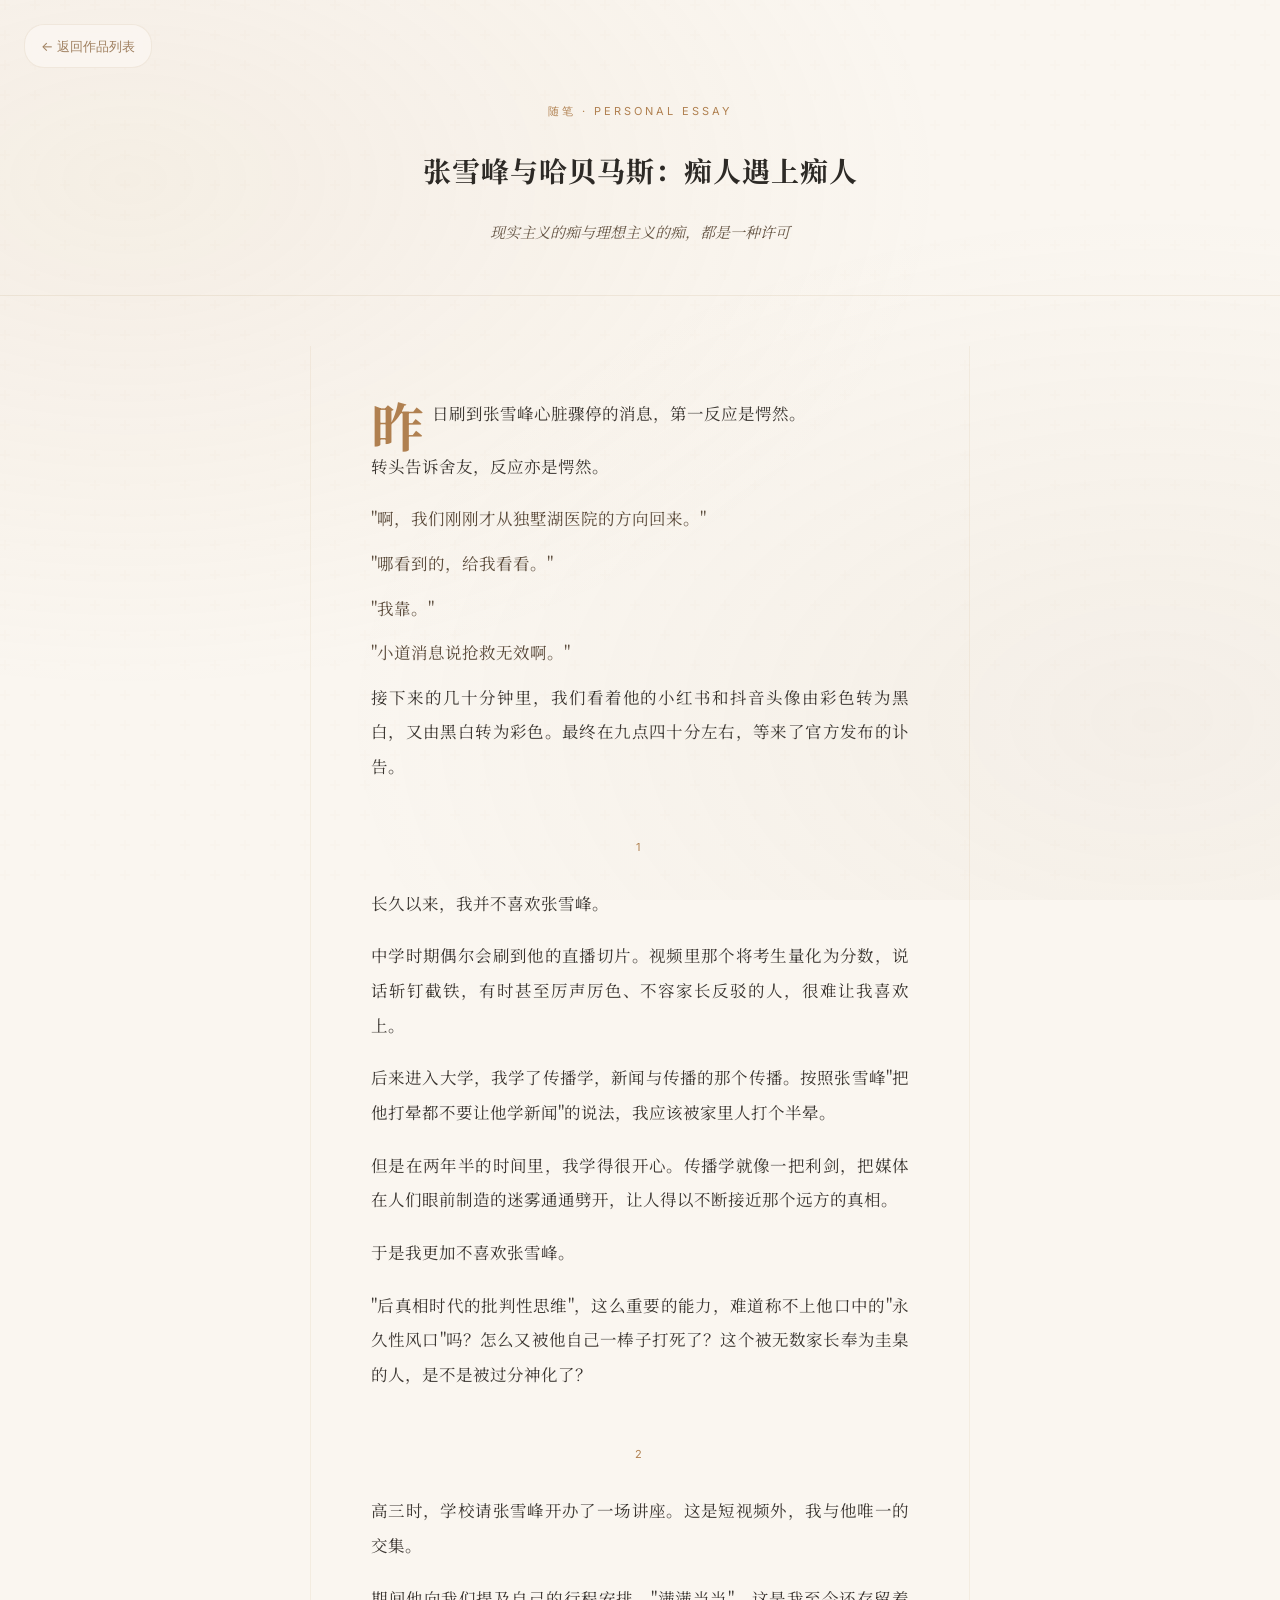
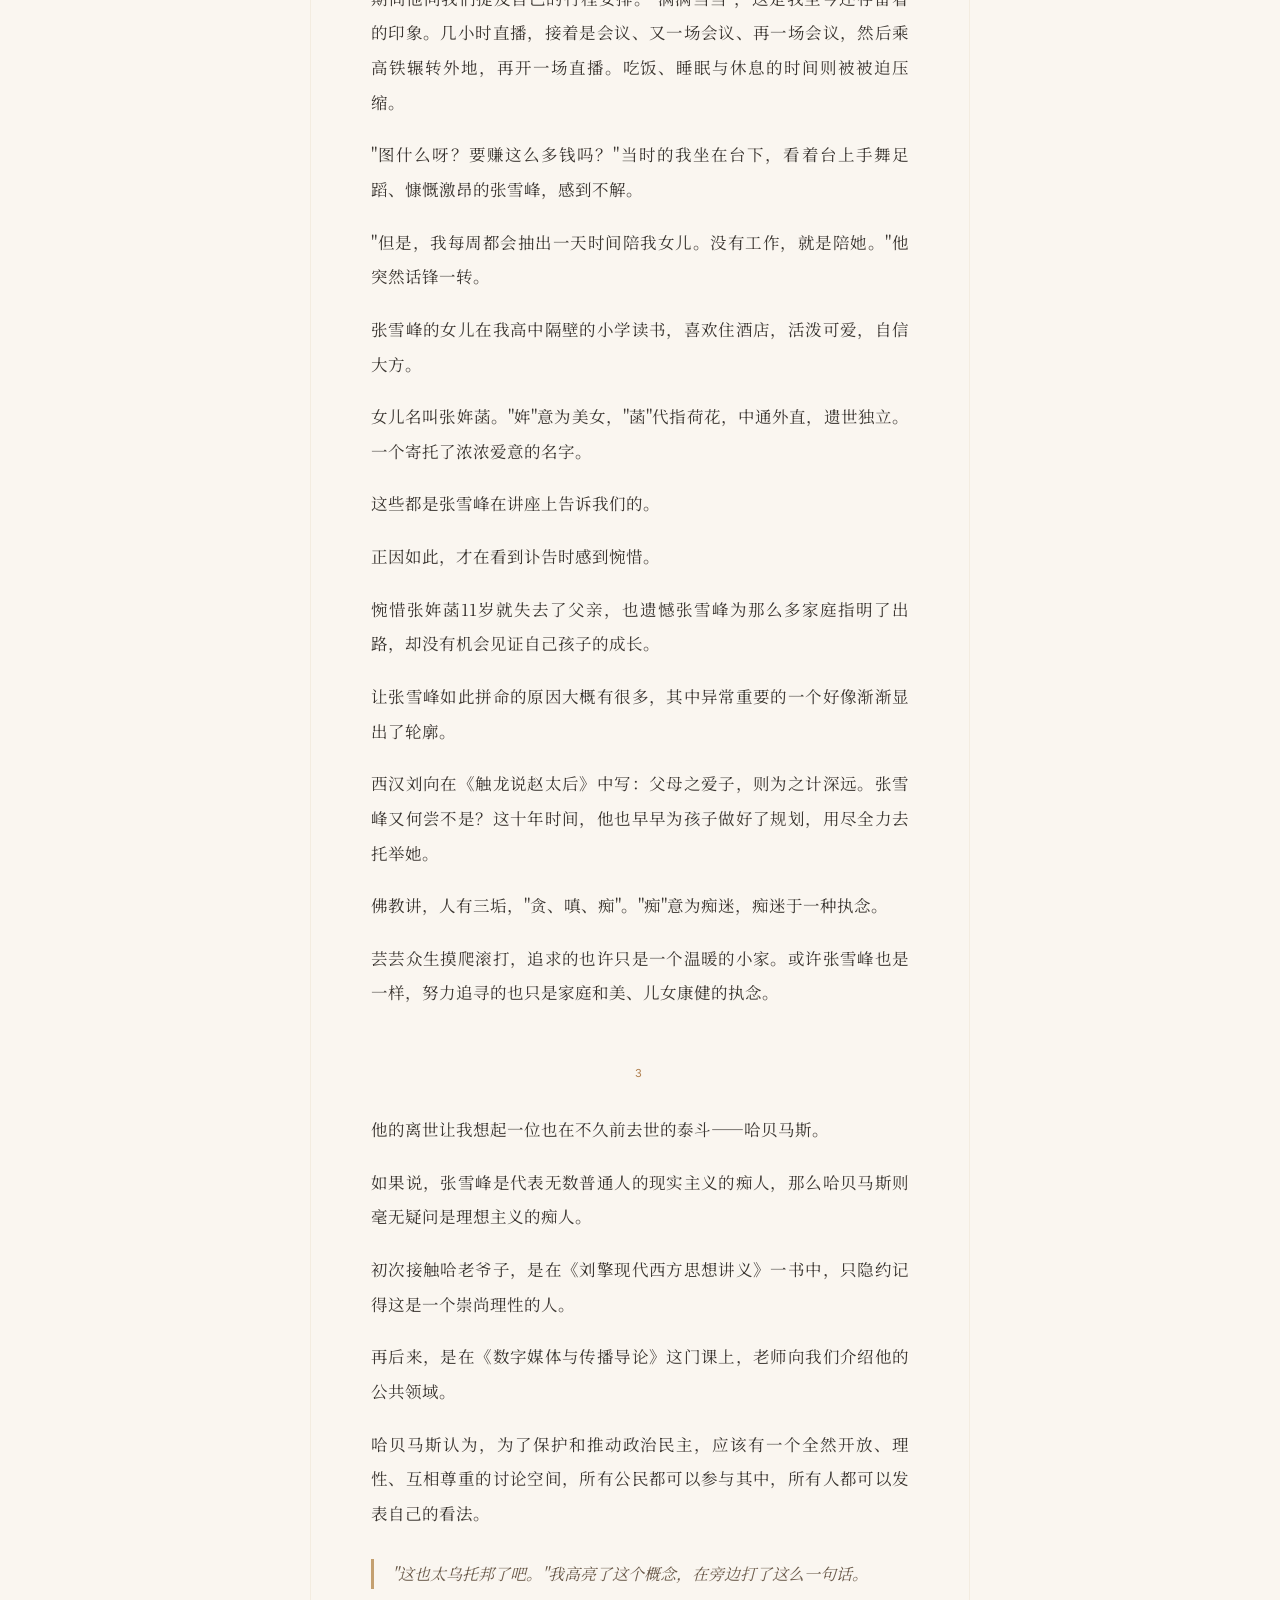
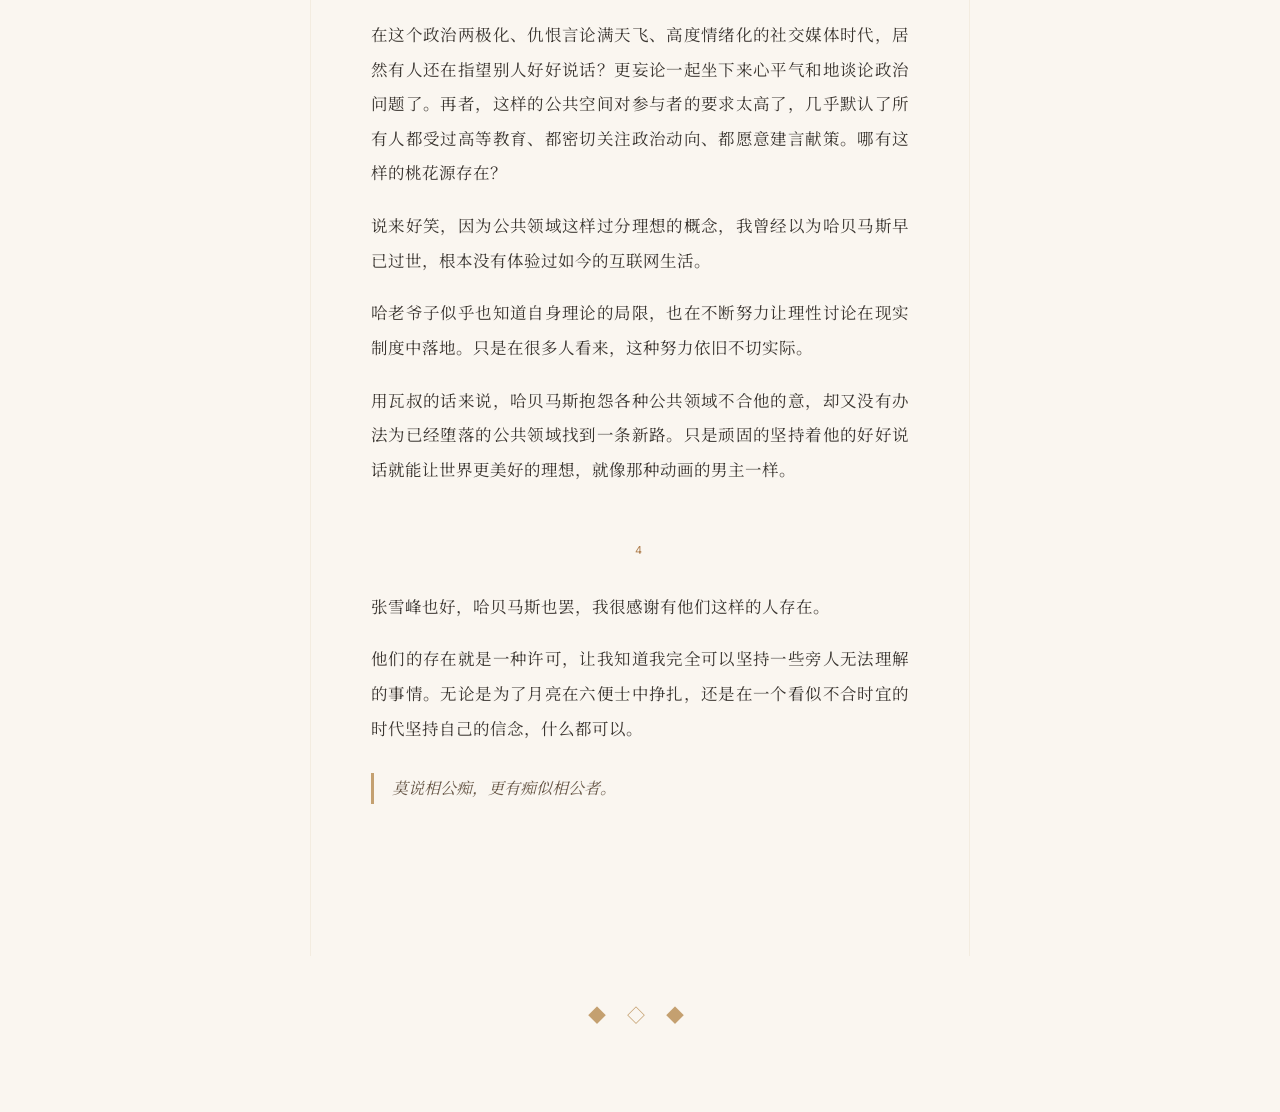
<file: writing2.html>
<!DOCTYPE html>
<html lang="zh-CN">
<head>
    <meta charset="UTF-8">
    <meta name="viewport" content="width=device-width, initial-scale=1.0">
    <title>随笔 | 张雪峰与哈贝马斯：痴人遇上痴人</title>
    <link href="https://fonts.googleapis.com/css2?family=Noto+Serif+SC:wght@400;600;700&family=Playfair+Display:ital,wght@0,700;1,400&family=Inter:wght@400;500&display=swap" rel="stylesheet">
    <style>
        * { margin:0; padding:0; box-sizing:border-box; }
        body {
            font-family: 'Noto Serif SC', 'Songti SC', serif;
            background: #faf6f0;
            color: #2d2a26;
            line-height: 2;
            overflow-x: hidden;
        }

        body::before {
            content: '';
            position: fixed;
            top: 0; left: 0;
            width: 100%; height: 100%;
            background:
                radial-gradient(ellipse at 10% 20%, rgba(212,184,150,0.12) 0%, transparent 50%),
                radial-gradient(ellipse at 90% 80%, rgba(180,160,130,0.08) 0%, transparent 50%);
            pointer-events: none;
            z-index: 0;
        }

        body::after {
            content: '';
            position: fixed;
            top: 0; left: 0;
            width: 100%; height: 100%;
            background-image: url("data:image/svg+xml,%3Csvg width='60' height='60' viewBox='0 0 60 60' xmlns='http://www.w3.org/2000/svg'%3E%3Cg fill='none' fill-rule='evenodd'%3E%3Cg fill='%23c4a882' fill-opacity='0.025'%3E%3Cpath d='M36 34v-4h-2v4h-4v2h4v4h2v-4h4v-2h-4zm0-30V0h-2v4h-4v2h4v4h2V6h4V4h-4zM6 34v-4H4v4H0v2h4v4h2v-4h4v-2H6zM6 4V0H4v4H0v2h4v4h2V6h4V4H6z'/%3E%3C/g%3E%3C/g%3E%3C/svg%3E");
            pointer-events: none;
            z-index: 0;
        }

        .back-link {
            position: fixed;
            top: 24px;
            left: 24px;
            font-family: 'Inter', sans-serif;
            font-size: 13px;
            color: #a08060;
            text-decoration: none;
            background: rgba(250,246,240,0.92);
            padding: 8px 16px;
            border-radius: 20px;
            backdrop-filter: blur(8px);
            transition: color .2s, transform .2s;
            z-index: 100;
            border: 1px solid rgba(200,175,140,0.2);
        }
        .back-link:hover { color: #5a4a3a; transform: translateY(-1px); }

        .article-header {
            position: relative;
            z-index: 1;
            padding: 100px 20px 50px;
            text-align: center;
            border-bottom: 1px solid rgba(200,175,140,0.2);
        }
        .section-label {
            font-family: 'Inter', sans-serif;
            font-size: 11px;
            letter-spacing: 3px;
            text-transform: uppercase;
            color: #b08050;
            margin-bottom: 20px;
        }
        .article-header h1 {
            font-family: 'Noto Serif SC', serif;
            font-size: 28px;
            font-weight: 700;
            color: #2d2a26;
            letter-spacing: 1px;
        }
        .standfirst {
            font-size: 15px;
            font-style: italic;
            color: #6a5a4a;
            max-width: 480px;
            margin: 20px auto 0;
            line-height: 1.8;
        }

        .article-body {
            position: relative;
            z-index: 1;
            max-width: 660px;
            margin: 50px auto 0;
            padding: 50px 60px 100px;
            border-left: 1px solid rgba(196,160,112,0.12);
            border-right: 1px solid rgba(196,160,112,0.12);
        }

        .section {
            margin-bottom: 52px;
        }
        .section-number {
            font-family: 'Inter', sans-serif;
            font-size: 11px;
            color: #b08050;
            text-align: center;
            margin-bottom: 28px;
            letter-spacing: 4px;
        }
        .section p {
            font-size: 16.5px;
            line-height: 2.1;
            margin-bottom: 18px;
            color: #3a3530;
            text-align: justify;
        }
        .section .quote {
            font-style: italic;
            color: #6a5a4a;
            border-left: 3px solid #c4a070;
            padding-left: 18px;
            margin: 28px 0;
            font-size: 16px;
            line-height: 1.9;
        }
        .section .dialogue {
            color: #5a4a3a;
            margin-bottom: 10px;
        }

        .drop-cap::first-letter {
            font-size: 3.2em;
            float: left;
            line-height: 0.85;
            margin-right: 8px;
            margin-top: 6px;
            color: #b08050;
            font-weight: 700;
        }

        .article-footer {
            text-align: center;
            padding: 40px 20px 80px;
            position: relative;
            z-index: 1;
        }
        .footer-ornament {
            font-size: 18px;
            color: #c4a070;
            letter-spacing: 8px;
        }

        @media(max-width: 600px) {
            .article-header { padding: 70px 16px 40px; }
            .article-header h1 { font-size: 22px; }
            .article-body { padding: 30px 24px 80px; }
            .section p { font-size: 15.5px; }
        }
    </style>
</head>
<body>
    <a class="back-link" href="index.html?show=writing">← 返回作品列表</a>

    <div class="article-header">
        <div class="section-label">随笔 · Personal Essay</div>
        <h1>张雪峰与哈贝马斯：痴人遇上痴人</h1>
        <p class="standfirst">现实主义的痴与理想主义的痴，都是一种许可</p>
    </div>

    <div class="article-body">
        <div class="section">
            <p class="drop-cap">昨日刷到张雪峰心脏骤停的消息，第一反应是愕然。</p>
            <p>转头告诉舍友，反应亦是愕然。</p>
            <p class="dialogue">"啊，我们刚刚才从独墅湖医院的方向回来。"</p>
            <p class="dialogue">"哪看到的，给我看看。"</p>
            <p class="dialogue">"我靠。"</p>
            <p class="dialogue">"小道消息说抢救无效啊。"</p>
            <p>接下来的几十分钟里，我们看着他的小红书和抖音头像由彩色转为黑白，又由黑白转为彩色。最终在九点四十分左右，等来了官方发布的讣告。</p>
        </div>

        <div class="section">
            <div class="section-number">1</div>
            <p>长久以来，我并不喜欢张雪峰。</p>
            <p>中学时期偶尔会刷到他的直播切片。视频里那个将考生量化为分数，说话斩钉截铁，有时甚至厉声厉色、不容家长反驳的人，很难让我喜欢上。</p>
            <p>后来进入大学，我学了传播学，新闻与传播的那个传播。按照张雪峰"把他打晕都不要让他学新闻"的说法，我应该被家里人打个半晕。</p>
            <p>但是在两年半的时间里，我学得很开心。传播学就像一把利剑，把媒体在人们眼前制造的迷雾通通劈开，让人得以不断接近那个远方的真相。</p>
            <p>于是我更加不喜欢张雪峰。</p>
            <p>"后真相时代的批判性思维"，这么重要的能力，难道称不上他口中的"永久性风口"吗？怎么又被他自己一棒子打死了？这个被无数家长奉为圭臬的人，是不是被过分神化了？</p>
        </div>

        <div class="section">
            <div class="section-number">2</div>
            <p>高三时，学校请张雪峰开办了一场讲座。这是短视频外，我与他唯一的交集。</p>
            <p>期间他向我们提及自己的行程安排。"满满当当"，这是我至今还存留着的印象。几小时直播，接着是会议、又一场会议、再一场会议，然后乘高铁辗转外地，再开一场直播。吃饭、睡眠与休息的时间则被被迫压缩。</p>
            <p>"图什么呀？要赚这么多钱吗？"当时的我坐在台下，看着台上手舞足蹈、慷慨激昂的张雪峰，感到不解。</p>
            <p>"但是，我每周都会抽出一天时间陪我女儿。没有工作，就是陪她。"他突然话锋一转。</p>
            <p>张雪峰的女儿在我高中隔壁的小学读书，喜欢住酒店，活泼可爱，自信大方。</p>
            <p>女儿名叫张姩菡。"姩"意为美女，"菡"代指荷花，中通外直，遗世独立。一个寄托了浓浓爱意的名字。</p>
            <p>这些都是张雪峰在讲座上告诉我们的。</p>
            <p>正因如此，才在看到讣告时感到惋惜。</p>
            <p>惋惜张姩菡11岁就失去了父亲，也遗憾张雪峰为那么多家庭指明了出路，却没有机会见证自己孩子的成长。</p>
            <p>让张雪峰如此拼命的原因大概有很多，其中异常重要的一个好像渐渐显出了轮廓。</p>
            <p>西汉刘向在《触龙说赵太后》中写：父母之爱子，则为之计深远。张雪峰又何尝不是？这十年时间，他也早早为孩子做好了规划，用尽全力去托举她。</p>
            <p>佛教讲，人有三垢，"贪、嗔、痴"。"痴"意为痴迷，痴迷于一种执念。</p>
            <p>芸芸众生摸爬滚打，追求的也许只是一个温暖的小家。或许张雪峰也是一样，努力追寻的也只是家庭和美、儿女康健的执念。</p>
        </div>

        <div class="section">
            <div class="section-number">3</div>
            <p>他的离世让我想起一位也在不久前去世的泰斗——哈贝马斯。</p>
            <p>如果说，张雪峰是代表无数普通人的现实主义的痴人，那么哈贝马斯则毫无疑问是理想主义的痴人。</p>
            <p>初次接触哈老爷子，是在《刘擎现代西方思想讲义》一书中，只隐约记得这是一个崇尚理性的人。</p>
            <p>再后来，是在《数字媒体与传播导论》这门课上，老师向我们介绍他的公共领域。</p>
            <p>哈贝马斯认为，为了保护和推动政治民主，应该有一个全然开放、理性、互相尊重的讨论空间，所有公民都可以参与其中，所有人都可以发表自己的看法。</p>
            <p class="quote">"这也太乌托邦了吧。"我高亮了这个概念，在旁边打了这么一句话。</p>
            <p>在这个政治两极化、仇恨言论满天飞、高度情绪化的社交媒体时代，居然有人还在指望别人好好说话？更妄论一起坐下来心平气和地谈论政治问题了。再者，这样的公共空间对参与者的要求太高了，几乎默认了所有人都受过高等教育、都密切关注政治动向、都愿意建言献策。哪有这样的桃花源存在？</p>
            <p>说来好笑，因为公共领域这样过分理想的概念，我曾经以为哈贝马斯早已过世，根本没有体验过如今的互联网生活。</p>
            <p>哈老爷子似乎也知道自身理论的局限，也在不断努力让理性讨论在现实制度中落地。只是在很多人看来，这种努力依旧不切实际。</p>
            <p>用瓦叔的话来说，哈贝马斯抱怨各种公共领域不合他的意，却又没有办法为已经堕落的公共领域找到一条新路。只是顽固的坚持着他的好好说话就能让世界更美好的理想，就像那种动画的男主一样。</p>
        </div>

        <div class="section">
            <div class="section-number">4</div>
            <p>张雪峰也好，哈贝马斯也罢，我很感谢有他们这样的人存在。</p>
            <p>他们的存在就是一种许可，让我知道我完全可以坚持一些旁人无法理解的事情。无论是为了月亮在六便士中挣扎，还是在一个看似不合时宜的时代坚持自己的信念，什么都可以。</p>
            <p class="quote">莫说相公痴，更有痴似相公者。</p>
        </div>
    </div>

    <div class="article-footer">
        <div class="footer-ornament">◆ ◇ ◆</div>
    </div>
</body>
</html>
</file>
